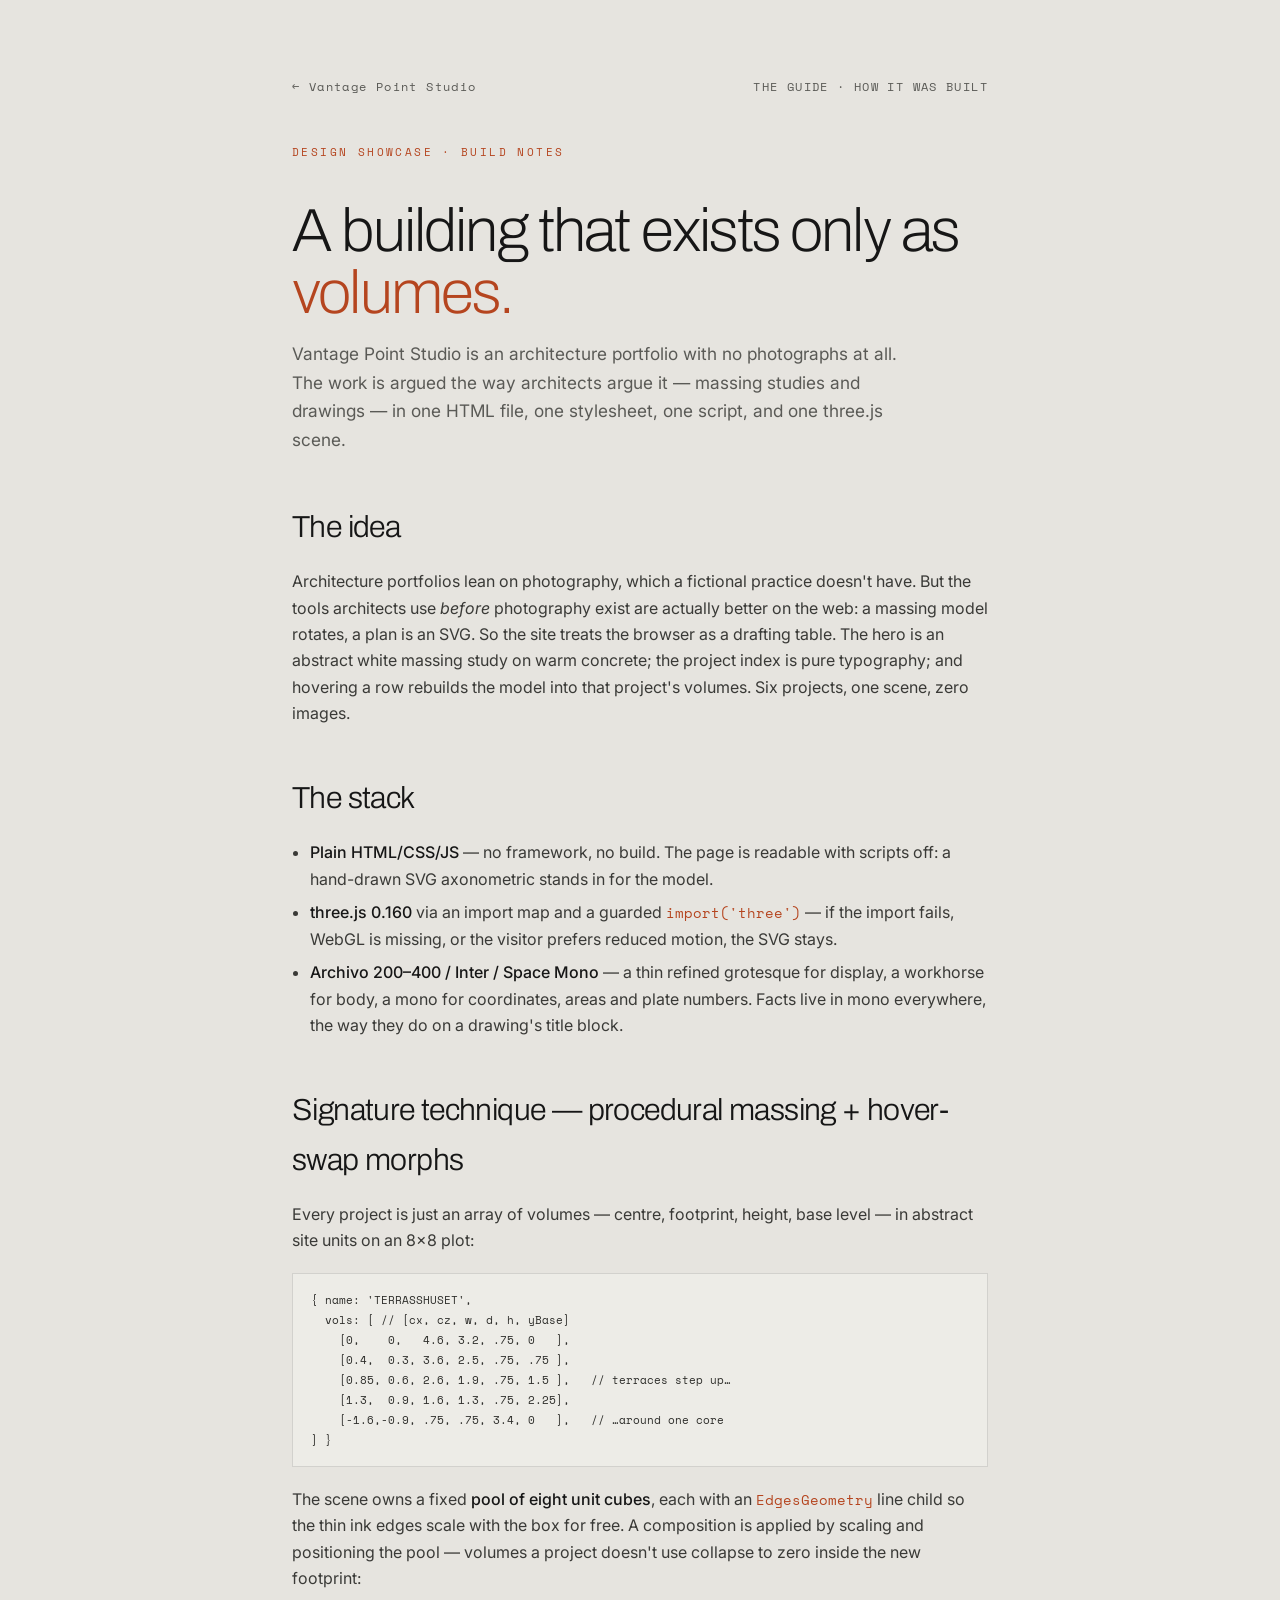
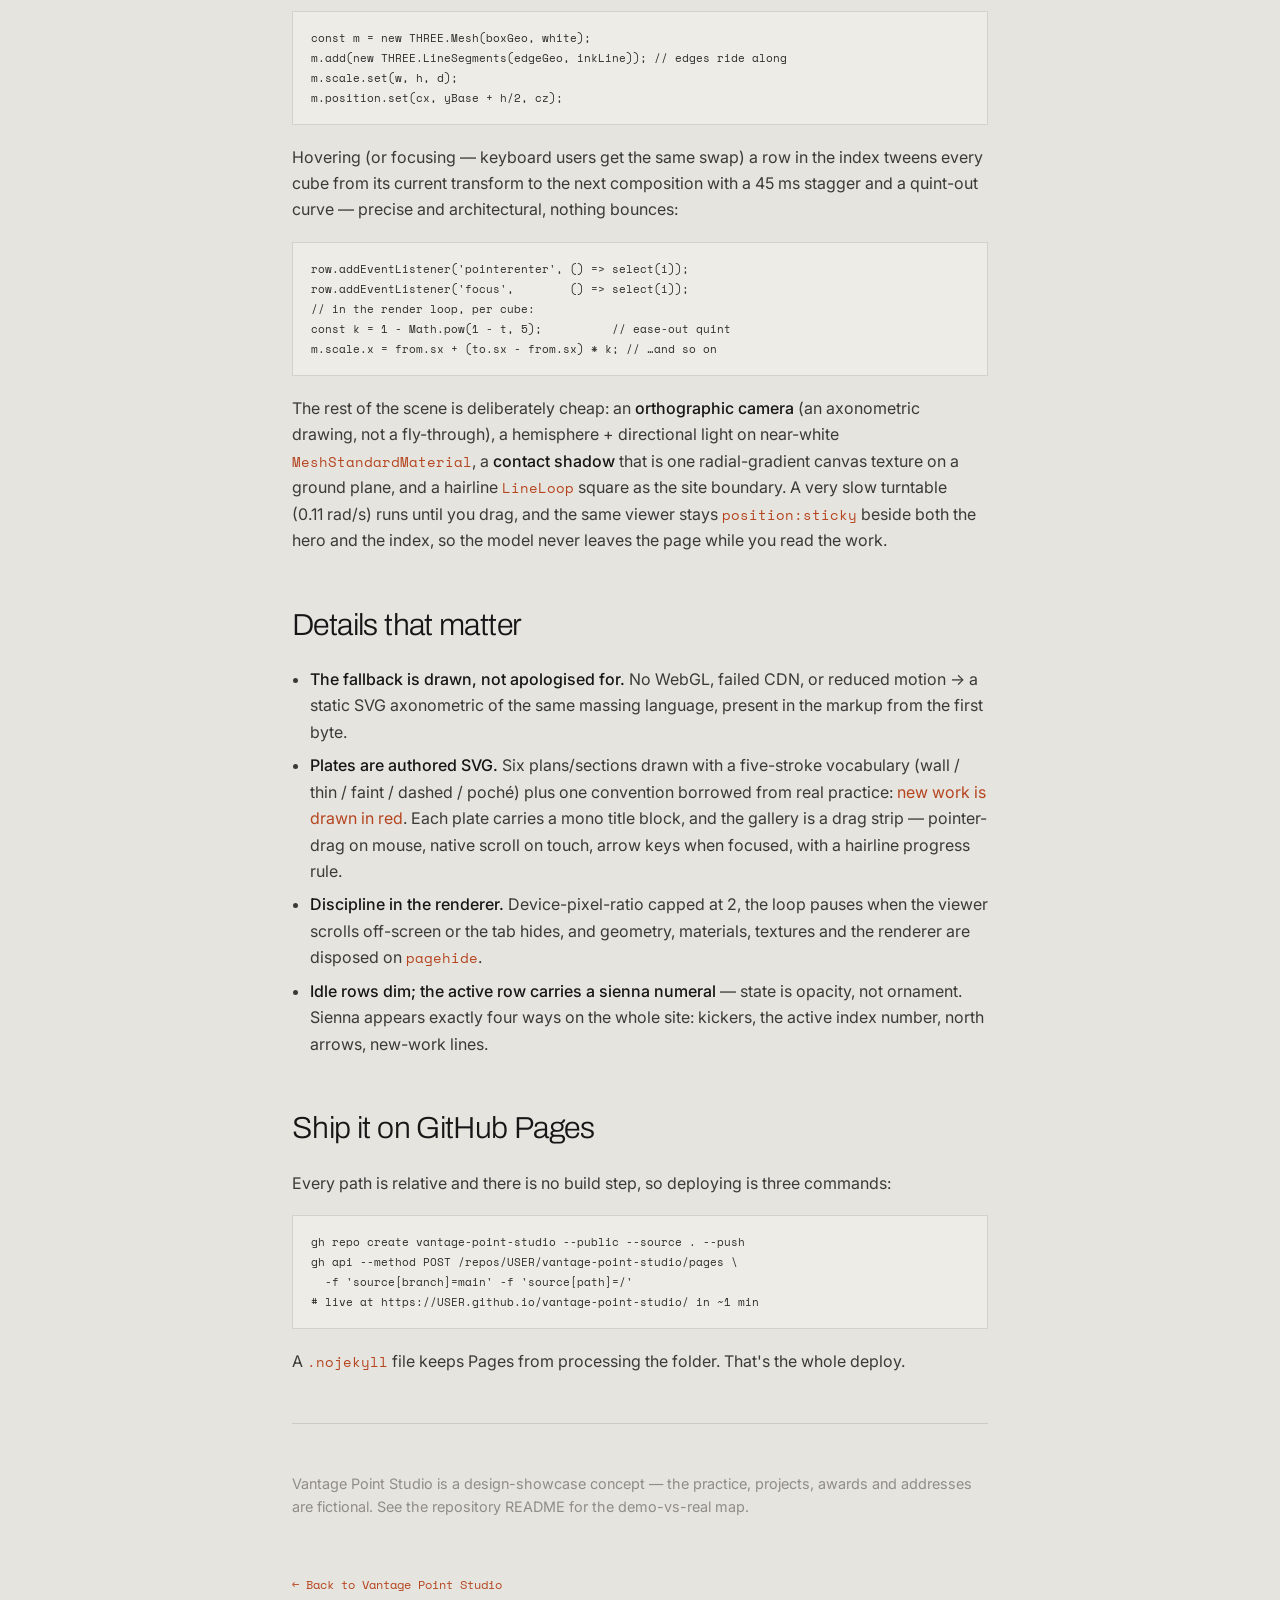
<file: guide/index.html>
<!doctype html>
<html lang="en">
<head>
<meta charset="utf-8" />
<meta name="viewport" content="width=device-width, initial-scale=1" />
<title>How Vantage Point Studio was built — the guide</title>
<meta name="description" content="A walkthrough of Vantage Point Studio's signature techniques: a procedural three.js massing model, hover-swap volume morphs, and drawings-first SVG plates." />
<meta name="theme-color" content="#e6e4df" />
<meta name="color-scheme" content="light" />
<link rel="preconnect" href="https://fonts.googleapis.com" />
<link rel="preconnect" href="https://fonts.gstatic.com" crossorigin />
<link href="https://fonts.googleapis.com/css2?family=Archivo:wght@200;300;400&family=Inter:wght@400;500&family=Space+Mono&display=swap" rel="stylesheet" />
<style>
:root{--bg:#e6e4df;--paper:#edece7;--ink:#161616;--dim:#5a5a56;--faint:#8f8d87;--sienna:#b5451f;--line:rgba(22,22,22,.12);--max:760px}
*{box-sizing:border-box;margin:0;padding:0}
body{background:var(--bg);color:var(--ink);font-family:"Inter",system-ui,sans-serif;line-height:1.65;-webkit-font-smoothing:antialiased}
a{color:var(--sienna);text-decoration:none}a:hover{text-decoration:underline}
:focus-visible{outline:2px solid var(--ink);outline-offset:3px}
.wrap{max-width:var(--max);margin:0 auto;padding:clamp(28px,6vw,80px) clamp(18px,5vw,32px)}
.top{display:flex;justify-content:space-between;align-items:center;margin-bottom:3rem;font-family:"Space Mono",monospace;font-size:.72rem;letter-spacing:.12em;color:var(--dim)}
.top a{color:var(--dim)}.top a:hover{color:var(--ink)}
h1{font-family:"Archivo",sans-serif;font-weight:200;font-size:clamp(2.3rem,6vw,3.8rem);line-height:1.02;margin-bottom:.6rem;letter-spacing:-.03em}
h1 em{color:var(--sienna);font-style:normal}
.sub{color:var(--dim);font-size:1.08rem;margin-bottom:3rem;max-width:38rem}
h2{font-family:"Archivo",sans-serif;font-weight:300;font-size:clamp(1.45rem,3.4vw,1.9rem);margin:2.9rem 0 1rem;letter-spacing:-.02em}
.ey{font-family:"Space Mono",monospace;font-size:.68rem;letter-spacing:.22em;text-transform:uppercase;color:var(--sienna);display:block;margin-bottom:2.4rem}
p{color:#3a3a37;margin:1rem 0}
strong{color:var(--ink);font-weight:500}
ul{margin:1rem 0 1rem 1.1rem;color:#3a3a37}li{margin:.45rem 0}
pre{background:var(--paper);border:1px solid var(--line);padding:16px 18px;overflow-x:auto;margin:1.2rem 0;font-family:"Space Mono",monospace;font-size:.78rem;line-height:1.6;color:#2d2d2a}
code{font-family:"Space Mono",monospace;font-size:.85em;color:var(--sienna)}
pre code{color:inherit}
.rule{height:1px;background:var(--line);margin:3rem 0;border:0}
.back{display:inline-block;margin-top:2.5rem;font-family:"Space Mono",monospace;font-size:.78rem}
.note{color:var(--faint);font-size:.9rem}
</style>
</head>
<body>
<div class="wrap">
  <div class="top">
    <a href="../">← Vantage Point Studio</a>
    <span>THE GUIDE · HOW IT WAS BUILT</span>
  </div>

  <span class="ey">Design showcase · build notes</span>
  <h1>A building that exists only as <em>volumes.</em></h1>
  <p class="sub">Vantage Point Studio is an architecture portfolio with no photographs at all.
    The work is argued the way architects argue it — massing studies and drawings — in one HTML
    file, one stylesheet, one script, and one three.js scene.</p>

  <h2>The idea</h2>
  <p>Architecture portfolios lean on photography, which a fictional practice doesn't have. But the
    tools architects use <em>before</em> photography exist are actually better on the web: a massing
    model rotates, a plan is an SVG. So the site treats the browser as a drafting table. The hero is
    an abstract white massing study on warm concrete; the project index is pure typography; and
    hovering a row rebuilds the model into that project's volumes. Six projects, one scene, zero images.</p>

  <h2>The stack</h2>
  <ul>
    <li><strong>Plain HTML/CSS/JS</strong> — no framework, no build. The page is readable with
      scripts off: a hand-drawn SVG axonometric stands in for the model.</li>
    <li><strong>three.js 0.160</strong> via an import map and a guarded <code>import('three')</code> —
      if the import fails, WebGL is missing, or the visitor prefers reduced motion, the SVG stays.</li>
    <li><strong>Archivo 200–400 / Inter / Space Mono</strong> — a thin refined grotesque for display,
      a workhorse for body, a mono for coordinates, areas and plate numbers. Facts live in mono
      everywhere, the way they do on a drawing's title block.</li>
  </ul>

  <h2>Signature technique — procedural massing + hover-swap morphs</h2>
  <p>Every project is just an array of volumes — centre, footprint, height, base level — in abstract
    site units on an 8×8 plot:</p>
  <pre><code>{ name: 'TERRASSHUSET',
  vols: [ // [cx, cz, w, d, h, yBase]
    [0,    0,   4.6, 3.2, .75, 0   ],
    [0.4,  0.3, 3.6, 2.5, .75, .75 ],
    [0.85, 0.6, 2.6, 1.9, .75, 1.5 ],   // terraces step up…
    [1.3,  0.9, 1.6, 1.3, .75, 2.25],
    [-1.6,-0.9, .75, .75, 3.4, 0   ],   // …around one core
] }</code></pre>
  <p>The scene owns a fixed <strong>pool of eight unit cubes</strong>, each with an
    <code>EdgesGeometry</code> line child so the thin ink edges scale with the box for free.
    A composition is applied by scaling and positioning the pool — volumes a project doesn't
    use collapse to zero inside the new footprint:</p>
  <pre><code>const m = new THREE.Mesh(boxGeo, white);
m.add(new THREE.LineSegments(edgeGeo, inkLine)); // edges ride along
m.scale.set(w, h, d);
m.position.set(cx, yBase + h/2, cz);</code></pre>
  <p>Hovering (or focusing — keyboard users get the same swap) a row in the index tweens every cube
    from its current transform to the next composition with a 45&nbsp;ms stagger and a quint-out
    curve — precise and architectural, nothing bounces:</p>
  <pre><code>row.addEventListener('pointerenter', () => select(i));
row.addEventListener('focus',        () => select(i));
// in the render loop, per cube:
const k = 1 - Math.pow(1 - t, 5);          // ease-out quint
m.scale.x = from.sx + (to.sx - from.sx) * k; // …and so on
</code></pre>
  <p>The rest of the scene is deliberately cheap: an <strong>orthographic camera</strong> (an
    axonometric drawing, not a fly-through), a hemisphere + directional light on near-white
    <code>MeshStandardMaterial</code>, a <strong>contact shadow</strong> that is one
    radial-gradient canvas texture on a ground plane, and a hairline <code>LineLoop</code> square
    as the site boundary. A very slow turntable (0.11&nbsp;rad/s) runs until you drag, and the
    same viewer stays <code>position:sticky</code> beside both the hero and the index, so the
    model never leaves the page while you read the work.</p>

  <h2>Details that matter</h2>
  <ul>
    <li><strong>The fallback is drawn, not apologised for.</strong> No WebGL, failed CDN, or
      reduced motion → a static SVG axonometric of the same massing language, present in the
      markup from the first byte.</li>
    <li><strong>Plates are authored SVG.</strong> Six plans/sections drawn with a five-stroke
      vocabulary (wall / thin / faint / dashed / poché) plus one convention borrowed from real
      practice: <span style="color:var(--sienna)">new work is drawn in red</span>. Each plate
      carries a mono title block, and the gallery is a drag strip — pointer-drag on mouse, native
      scroll on touch, arrow keys when focused, with a hairline progress rule.</li>
    <li><strong>Discipline in the renderer.</strong> Device-pixel-ratio capped at 2, the loop pauses
      when the viewer scrolls off-screen or the tab hides, and geometry, materials, textures and the
      renderer are disposed on <code>pagehide</code>.</li>
    <li><strong>Idle rows dim; the active row carries a sienna numeral</strong> — state is opacity,
      not ornament. Sienna appears exactly four ways on the whole site: kickers, the active index
      number, north arrows, new-work lines.</li>
  </ul>

  <h2>Ship it on GitHub Pages</h2>
  <p>Every path is relative and there is no build step, so deploying is three commands:</p>
  <pre><code>gh repo create vantage-point-studio --public --source . --push
gh api --method POST /repos/USER/vantage-point-studio/pages \
  -f 'source[branch]=main' -f 'source[path]=/'
# live at https://USER.github.io/vantage-point-studio/ in ~1 min</code></pre>
  <p>A <code>.nojekyll</code> file keeps Pages from processing the folder. That's the whole deploy.</p>

  <hr class="rule" />
  <p class="note">Vantage Point Studio is a design-showcase concept — the practice, projects,
    awards and addresses are fictional. See the repository README for the demo-vs-real map.</p>
  <a class="back" href="../">← Back to Vantage Point Studio</a>
</div>
</body>
</html>
</file>
